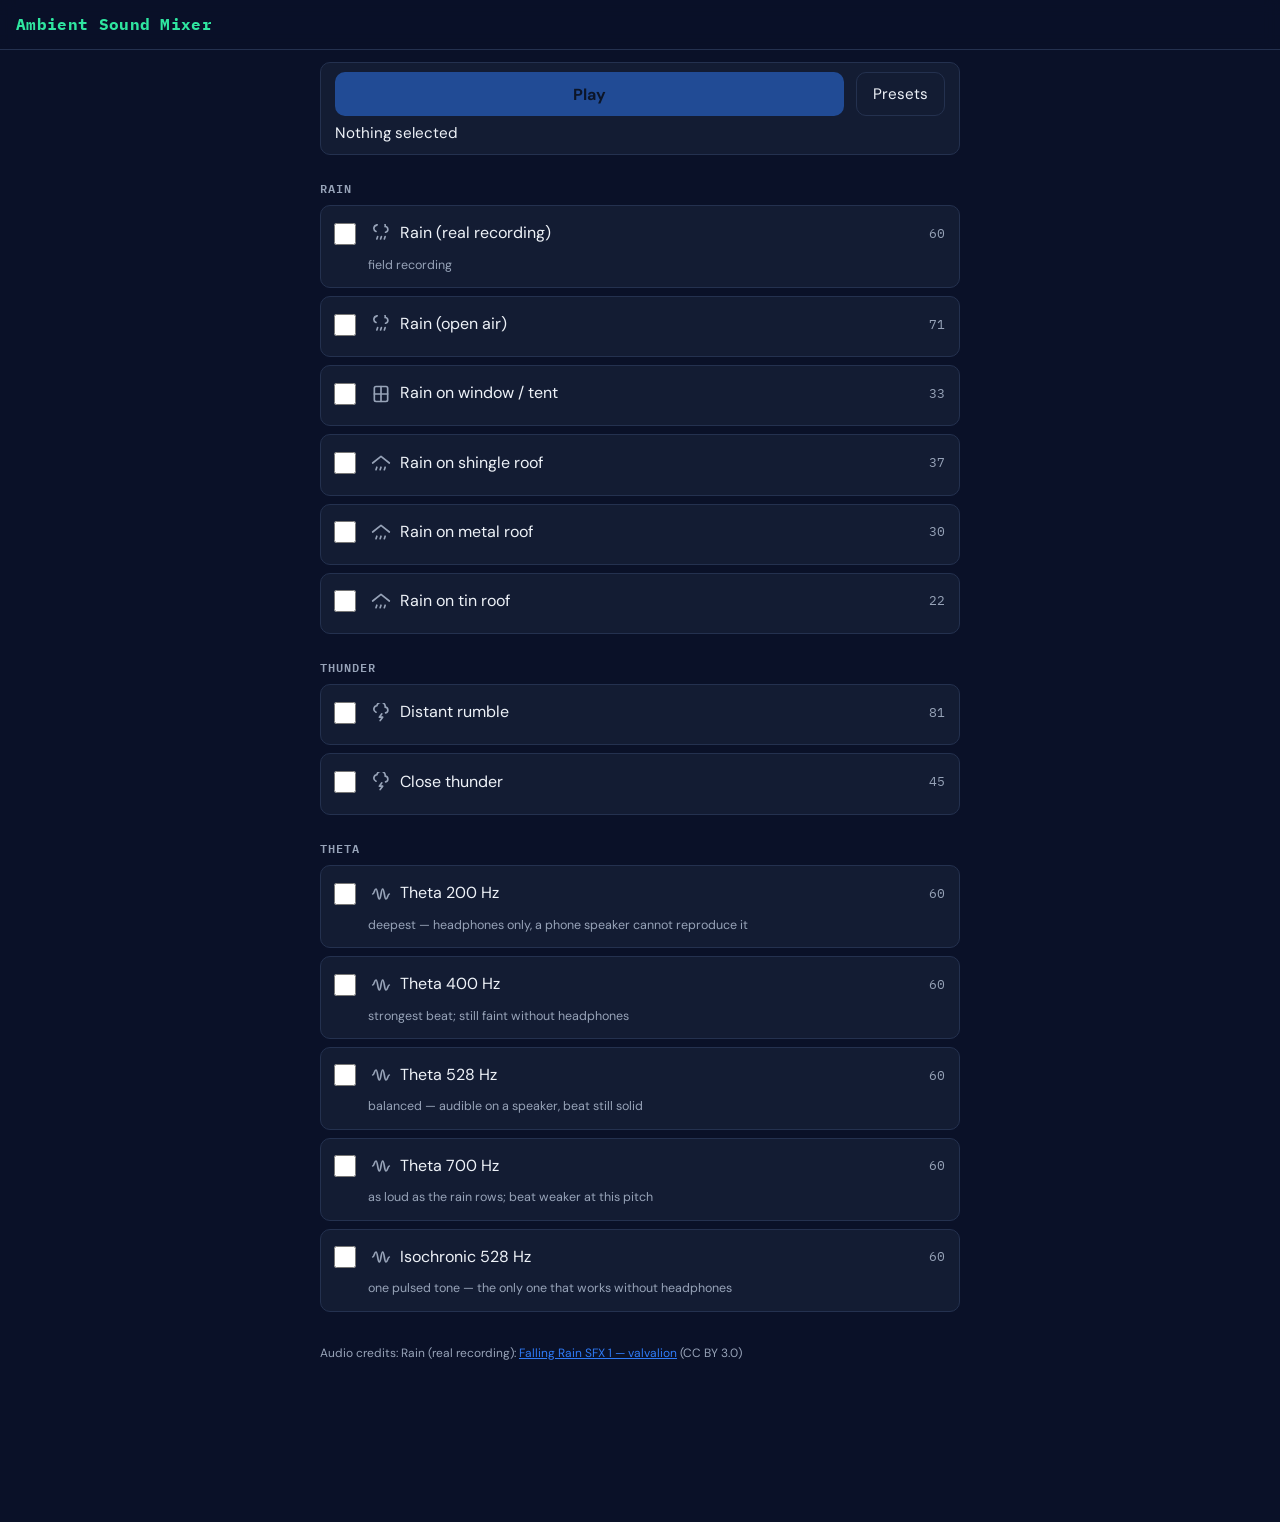
<file: index.html>
<!DOCTYPE html>
<html lang="en">
<head>
<meta charset="UTF-8">

<!-- viewport-fit=cover puts content under the notch and home indicator, which is
     why app.css must use the safe-area insets. Zoom is deliberately NOT disabled:
     a game can opt out, a text-bearing tool must not. -->
<meta name="viewport" content="width=device-width, initial-scale=1, viewport-fit=cover">
<meta name="description" content="Layered rain, thunder and theta-wave mixer for sleep.">
<meta name="theme-color" content="#2f7bf7">

<!-- iOS ignores the manifest's icons array entirely for the home-screen icon. -->
<meta name="apple-mobile-web-app-capable" content="yes">
<meta name="mobile-web-app-capable" content="yes">
<meta name="apple-mobile-web-app-status-bar-style" content="black-translucent">
<meta name="apple-mobile-web-app-title" content="Sounds">
<link rel="apple-touch-icon" href="./icons/apple-touch-icon.png">

<link rel="icon" href="./icons/favicon.ico" sizes="any">
<link rel="manifest" href="./manifest.webmanifest">
<link rel="stylesheet" href="./styles/tokens.css">
<link rel="stylesheet" href="./styles/app.css">

<title>Ambient Sound Mixer</title>

<!-- Must run before any module. `beforeinstallprompt` can fire before a deferred
     module executes and it does NOT replay, so a listener registered only inside
     install-prompt.js misses it and the custom Install button never appears. -->
<script>
window.addEventListener('beforeinstallprompt', (e) => {
  e.preventDefault();
  window.__deferredPrompt = e;
});
</script>
</head>
<body>

<header class="app-bar">
  <h1 class="app-title">Ambient Sound Mixer</h1>
  <button id="install-button" class="btn btn-ghost" hidden>Install</button>
</header>

<!-- Row icons as an inline sprite: five glyphs that would otherwise be five
     requests and five more precache entries. `currentColor` lets them pick up
     the playing/idle colour from the row. -->
<svg class="sprite" aria-hidden="true" focusable="false" xmlns="http://www.w3.org/2000/svg">
  <symbol id="ic-rain" viewBox="0 0 24 24" fill="none" stroke="currentColor"
          stroke-width="2" stroke-linecap="round">
    <path d="M6 9a4 4 0 0 1 1-7.7A5 5 0 0 1 17 3a3.5 3.5 0 0 1 .5 6.9"/>
    <path d="M8 15l-1 3M12.5 15l-1 3M17 15l-1 3"/>
  </symbol>
  <symbol id="ic-roof" viewBox="0 0 24 24" fill="none" stroke="currentColor"
          stroke-width="2" stroke-linecap="round" stroke-linejoin="round">
    <path d="M2 12L12 4l10 8"/>
    <path d="M7 17l-1 3M12 17l-1 3M17 17l-1 3"/>
  </symbol>
  <symbol id="ic-window" viewBox="0 0 24 24" fill="none" stroke="currentColor"
          stroke-width="2" stroke-linecap="round" stroke-linejoin="round">
    <rect x="4" y="3" width="16" height="18" rx="2"/>
    <path d="M12 3v18M4 12h16"/>
  </symbol>
  <symbol id="ic-thunder" viewBox="0 0 24 24" fill="none" stroke="currentColor"
          stroke-width="2" stroke-linecap="round" stroke-linejoin="round">
    <path d="M6 11a4 4 0 0 1 1-7.7A5 5 0 0 1 17 5a3.5 3.5 0 0 1 .5 6.9"/>
    <path d="M13 13l-3 4h4l-3 4"/>
  </symbol>
  <symbol id="ic-wave" viewBox="0 0 24 24" fill="none" stroke="currentColor"
          stroke-width="2" stroke-linecap="round">
    <path d="M2 12c2 0 2-6 4-6s2 12 4 12 2-12 4-12 2 12 4 12 2-6 4-6"/>
  </symbol>
</svg>

<div class="wrap transport-wrap">
  <div class="transport">
    <button id="master-toggle" class="btn btn-master" type="button" aria-pressed="false">
      <span id="master-label">Play</span>
    </button>
    <div class="transport-now">
      <span id="preset-name" class="preset-name">No mix</span>
      <span id="preset-state" class="preset-state"></span>
    </div>
    <button id="preset-toggle" class="btn btn-ghost" type="button"
            aria-expanded="false" aria-controls="preset-panel">Presets</button>
  </div>

  <div id="preset-panel" class="preset-panel" hidden>
    <ul id="preset-list" class="preset-list"></ul>
    <form id="preset-form" class="preset-form">
      <input id="preset-input" class="input" type="text" maxlength="40"
             placeholder="Name this mix" autocomplete="off" enterkeyhint="done">
      <button class="btn" type="submit">Save</button>
    </form>
    <p id="preset-hint" class="muted preset-hint">Saving with an existing name replaces it.</p>
  </div>
</div>

<main class="wrap mixer" id="mixer"></main>

<!-- All three of these are fixed to the bottom. Stacked rather than layered,
     because they were previously sitting exactly on top of one another.
     sw-update.js and install-prompt.js find their elements by id, so nesting
     them changes nothing for either. Resume is last — nearest the thumb, and
     it is the one being tapped in the dark. -->
<div class="stack-bottom">
  <!-- Update toast. Shown when a new service worker is waiting. -->
  <div id="update-toast" class="toast" role="status" hidden>
    <span class="toast-text">New version available.</span>
    <button id="update-reload" class="btn" type="button">Reload</button>
  </div>

  <!-- iOS install hint. Shown only on iOS, only when not already installed. -->
  <div id="ios-banner" class="banner" hidden>
    <p class="banner-text">Install this app: tap <strong>Share</strong>, then <strong>Add to Home Screen</strong>.</p>
    <button id="ios-dismiss" class="btn btn-ghost" type="button" aria-label="Dismiss">Dismiss</button>
  </div>

  <!-- Playback cannot start without a tap (autoplay policy), so a restored mix
       waits behind this instead of silently doing nothing. -->
  <div id="resume-banner" class="banner banner-resume" hidden>
    <p class="banner-text">Your last mix is ready — <span id="resume-count"></span>.</p>
    <button id="resume-button" class="btn" type="button">Resume mix</button>
  </div>
</div>

<script type="module" src="./src/app.js"></script>
</body>
</html>
</file>
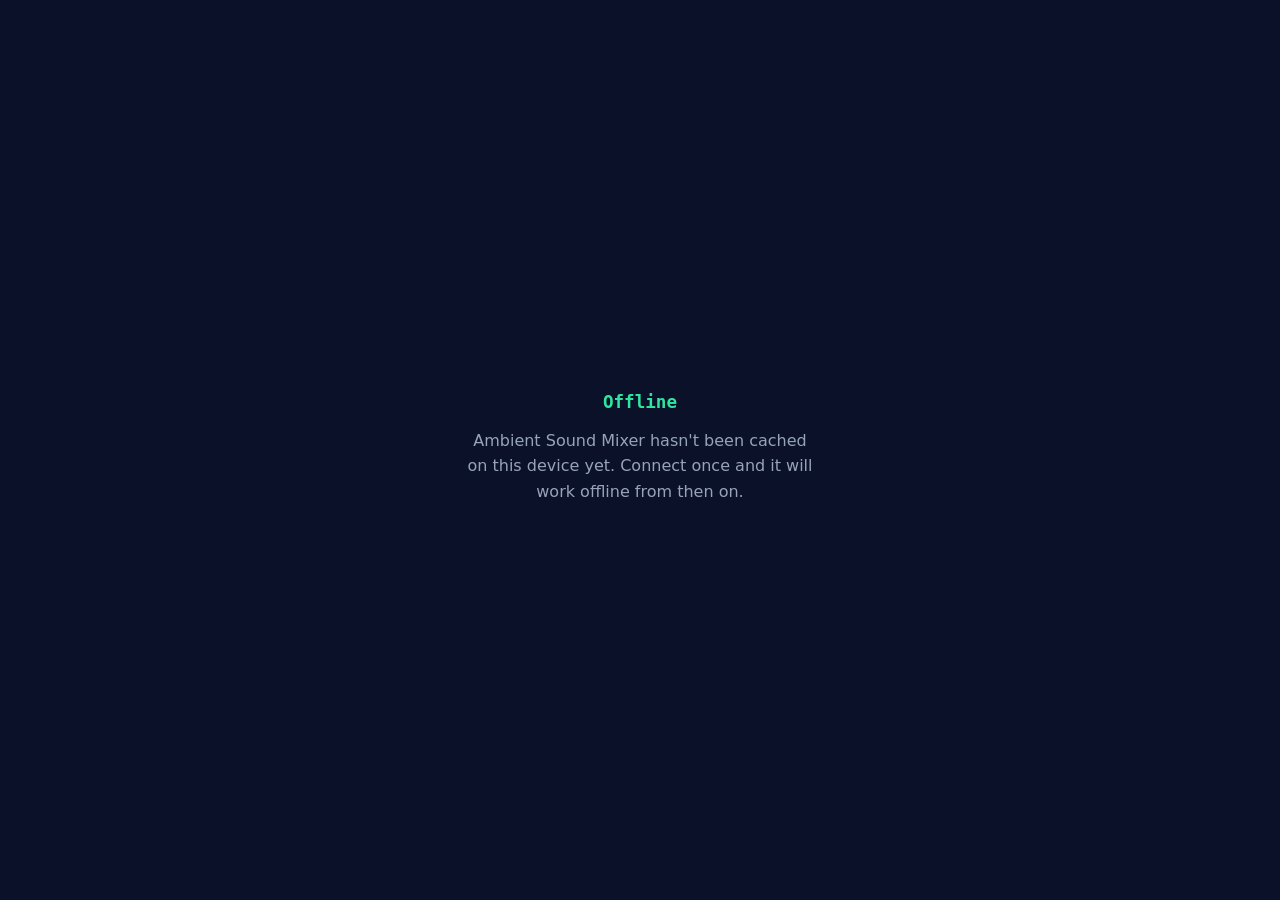
<file: offline.html>
<!DOCTYPE html>
<html lang="en">
<head>
<meta charset="UTF-8">
<meta name="viewport" content="width=device-width, initial-scale=1, viewport-fit=cover">
<meta name="theme-color" content="#2f7bf7">
<title>Ambient Sound Mixer — offline</title>
<link rel="stylesheet" href="./styles/tokens.css">
<style>
  body { display: grid; place-items: center; min-height: 100vh; margin: 0;
         font-family: var(--font-prose); background: var(--color-bg); color: var(--color-text); }
  main { max-width: 34ch; padding: 1.5rem; text-align: center; }
  h1 { font-family: var(--font-data); font-size: 1.1rem; color: var(--color-accent-green); }
  p { color: var(--color-text-dim); line-height: 1.6; }
</style>
</head>
<body>
<main>
  <h1>Offline</h1>
  <p>Ambient Sound Mixer hasn't been cached on this device yet. Connect once and it will work offline from then on.</p>
</main>
</body>
</html>
</file>
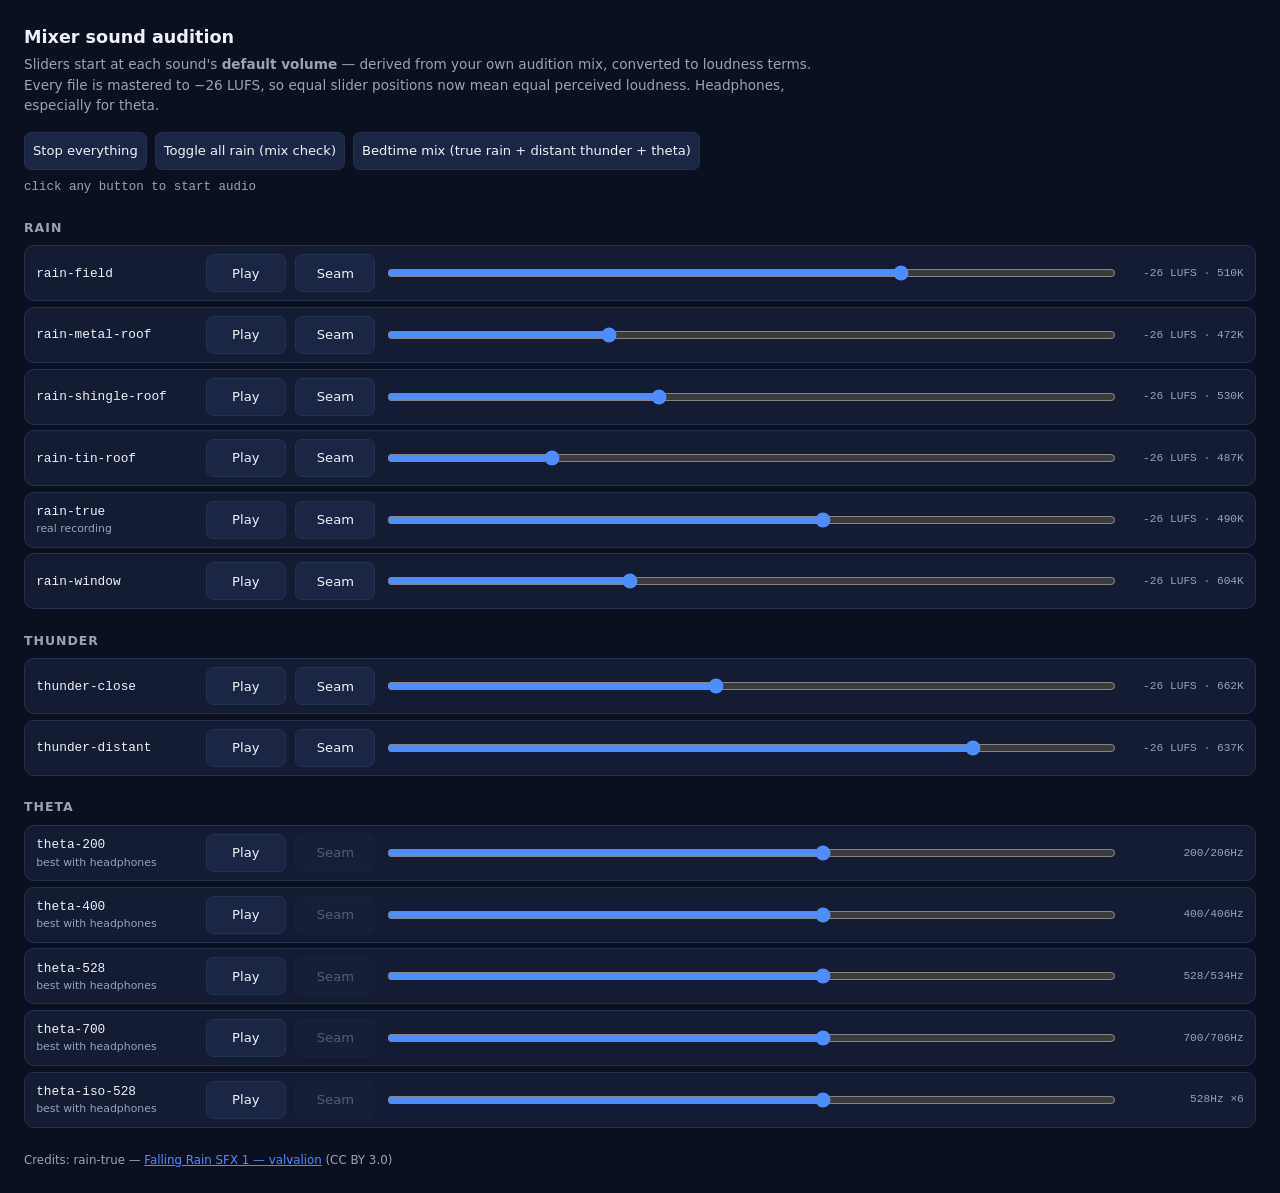
<file: scripts/audition.html>
<!doctype html>
<!-- audition.html — dev-only listening rig for the mixer's sounds.
     Lives in scripts/ because deploy.sh excludes that directory from the
     webroot; this must never ship. Serve the repo root and open
     http://localhost:8123/scripts/audition.html

     "Seam" is the button that matters for the file rows: it loops a 4-second
     window straddling the loop junction, so a click you would otherwise meet
     once every 24 seconds arrives every 4. If Seam and Loop sound the same,
     the file is good.

     Theta has no file and no seam. It is two oscillators, generated live,
     exactly as the app will do it. -->
<meta charset="utf-8">
<meta name="viewport" content="width=device-width, initial-scale=1">
<title>Audition — mixer sounds</title>
<style>
  :root {
    --bg: #0b1020; --surface: #131c33; --border: #24314f;
    --blue: #4d8dff; --green: #2fe6a0; --text: #eef2f8; --dim: #97a3b8;
    --mono: 'IBM Plex Mono', ui-monospace, monospace;
  }
  * { box-sizing: border-box; }
  body { margin: 0; padding: 1.5rem; background: var(--bg); color: var(--text);
         font: 15px/1.5 system-ui, sans-serif; }
  h1 { font-size: 1.1rem; margin: 0 0 .25rem; }
  h2 { font-size: .78rem; text-transform: uppercase; letter-spacing: .08em;
       color: var(--dim); margin: 1.4rem 0 .5rem; font-weight: 600; }
  p.note { color: var(--dim); font-size: .85rem; margin: 0 0 1rem; max-width: 50rem; }
  .row { display: grid; grid-template-columns: 10rem 5rem 5rem 1fr 7.5rem;
         gap: .6rem; align-items: center; padding: .5rem .7rem; margin-bottom: .35rem;
         background: var(--surface); border: 1px solid var(--border); border-radius: 10px; }
  .id { font-family: var(--mono); font-size: .8rem; }
  .id small { display: block; color: var(--dim); font-size: .68rem; font-family: system-ui, sans-serif; }
  button { font: inherit; font-size: .82rem; padding: .4rem .5rem; border-radius: 7px;
           border: 1px solid var(--border); background: #1b2645; color: var(--text);
           cursor: pointer; min-height: 38px; }
  button:hover:not(:disabled) { border-color: var(--blue); }
  button:disabled { opacity: .3; cursor: default; }
  button[aria-pressed="true"] { background: var(--blue); border-color: var(--blue);
                                color: #04122e; font-weight: 600; }
  button[aria-pressed="true"].seam { background: var(--green); border-color: var(--green); }
  input[type=range] { width: 100%; accent-color: var(--blue); }
  .meta { font-family: var(--mono); font-size: .7rem; color: var(--dim); text-align: right; }
  .bar { display: flex; gap: .5rem; margin: 1rem 0 .5rem; flex-wrap: wrap; }
  #status { font-family: var(--mono); font-size: .78rem; color: var(--dim); min-height: 1.4em; }
  #credits { color: var(--dim); font-size: .74rem; margin-top: 1.5rem; }
</style>

<h1>Mixer sound audition</h1>
<p class="note">
  Sliders start at each sound's <strong>default volume</strong> — derived from your
  own audition mix, converted to loudness terms. Every file is mastered to
  &minus;26&nbsp;LUFS, so equal slider positions now mean equal perceived
  loudness. Headphones, especially for theta.
</p>

<div class="bar">
  <button id="stopAll">Stop everything</button>
  <button id="allRain">Toggle all rain (mix check)</button>
  <button id="bedtime">Bedtime mix (true rain + distant thunder + theta)</button>
</div>
<div id="status">click any button to start audio</div>
<div id="rows"></div>
<div id="credits"></div>

<script type="module">
const AUDIO_BASE = '../assets/audio/';
const status = document.getElementById('status');
// Must mirror src/catalog.js — this rig is the A/B reference for the app, and a
// rig that has drifted is worse than no rig.
const THETA_BEAT = 6;
const THETA_VARIANTS = {
  'theta-200':     { mode: 'binaural',   carrier: 200, gain: 0.0562 },
  'theta-400':     { mode: 'binaural',   carrier: 400, gain: 0.0545 },
  'theta-528':     { mode: 'binaural',   carrier: 528, gain: 0.0539 },
  'theta-700':     { mode: 'binaural',   carrier: 700, gain: 0.0533 },
  'theta-iso-528': { mode: 'isochronic', carrier: 528, gain: 0.0884 },
};

let ctx = null;
const buffers = new Map();
const voices = new Map();

function audioCtx() {
  // Same lazy-on-gesture rule the real app has to follow.
  if (!ctx) ctx = new (window.AudioContext || window.webkitAudioContext)();
  if (ctx.state === 'suspended') ctx.resume();
  return ctx;
}

async function buffer(id, entry) {
  if (buffers.has(id)) return buffers.get(id);
  status.textContent = `decoding ${id}…`;
  const bytes = await (await fetch(AUDIO_BASE + entry.file)).arrayBuffer();
  const buf = await audioCtx().decodeAudioData(bytes);
  buffers.set(id, buf);
  status.textContent = `decoded ${id} — ${buf.duration.toFixed(2)}s @ ${buf.sampleRate}Hz`;
  return buf;
}

/* Built by hand rather than by seeking, so the junction comes round every 4s:
   the last 2s of the loop region followed by the first 2s. Looping that
   reproduces exactly the transition the app will make. */
function seamBuffer(buf, entry) {
  const sr = buf.sampleRate, half = Math.floor(2 * sr);
  const a = Math.floor(entry.loopStart * sr), b = Math.floor(entry.loopEnd * sr);
  const out = audioCtx().createBuffer(buf.numberOfChannels, half * 2, sr);
  for (let c = 0; c < buf.numberOfChannels; c++) {
    const src = buf.getChannelData(c), dst = out.getChannelData(c);
    dst.set(src.subarray(b - half, b), 0);
    dst.set(src.subarray(a, a + half), half);
  }
  return out;
}

function stop(id) {
  const v = voices.get(id);
  if (!v) return;
  const now = audioCtx().currentTime;
  v.gain.gain.cancelScheduledValues(now);
  v.gain.gain.setValueAtTime(v.gain.gain.value, now);
  v.gain.gain.linearRampToValueAtTime(0.0001, now + 0.3);
  v.stop(now + 0.35);
  voices.delete(id);
}

/* Theta: no file, no seam, nothing to decode. Two oscillators hard-panned by a
   ChannelMerger so each tone reaches one ear only — that separation is the
   whole mechanism, and it is also why this must not be an MP3: joint-stereo
   coding folds the channels together and smears exactly what matters. */
function playTheta(entry, volume) {
  const c = audioCtx();
  // Source trim: a raw oscillator is ~25dB hotter than the mastered files, and
  // the values differ per carrier because K-weighting is frequency-dependent.
  const trim = c.createGain();
  trim.gain.value = entry.gain;
  const gain = c.createGain();
  gain.gain.value = volume;
  trim.connect(gain).connect(c.destination);

  const osc = [];
  if (entry.mode === 'isochronic') {
    // One tone, amplitude-modulated, same in both ears — survives the acoustic
    // mixing that destroys a binaural beat on a speaker.
    const carrier = c.createOscillator(); carrier.frequency.value = entry.carrier;
    const mod = c.createGain(); mod.gain.value = 0.5;
    const lfo = c.createOscillator(); lfo.frequency.value = THETA_BEAT;
    const depth = c.createGain(); depth.gain.value = 0.5;
    lfo.connect(depth).connect(mod.gain);
    carrier.connect(mod).connect(trim);
    osc.push(carrier, lfo);
  } else {
    const merger = c.createChannelMerger(2);
    [entry.carrier, entry.carrier + THETA_BEAT].forEach((hz, i) => {
      const o = c.createOscillator();
      o.frequency.value = hz;
      o.connect(merger, 0, i);
      osc.push(o);
    });
    merger.connect(trim);
  }
  osc.forEach(o => o.start());
  return { gain, stop: (t) => osc.forEach(o => o.stop(t)) };
}

async function play(id, entry, mode, volume) {
  stop(id);
  if (entry.generator) { voices.set(id, playTheta(entry, volume)); return; }

  const c = audioCtx();
  const buf = await buffer(id, entry);
  const src = c.createBufferSource();
  src.buffer = mode === 'seam' ? seamBuffer(buf, entry) : buf;
  src.loop = true;
  if (mode === 'loop') { src.loopStart = entry.loopStart; src.loopEnd = entry.loopEnd; }
  const gain = c.createGain();
  gain.gain.value = volume;
  src.connect(gain).connect(c.destination);
  src.start(0, mode === 'loop' ? entry.loopStart : 0);
  voices.set(id, { gain, stop: (t) => src.stop(t) });
}

const manifest = await (await fetch(AUDIO_BASE + 'manifest.json')).json();
const rowsEl = document.getElementById('rows');

const GROUPS = [
  ['Rain', id => id.startsWith('rain-')],
  ['Thunder', id => id.startsWith('thunder-')],
  ['Theta', id => id.startsWith('theta-')],
];
const catalog = { ...manifest };
for (const [id, v] of Object.entries(THETA_VARIANTS)) {
  catalog[id] = { generator: true, defaultVolume: 60, ...v };
}

for (const [title, match] of GROUPS) {
  const ids = Object.keys(catalog).filter(match).sort();
  if (!ids.length) continue;
  const h = document.createElement('h2');
  h.textContent = title;
  rowsEl.appendChild(h);

  for (const id of ids) {
    const entry = catalog[id];
    const gen = !!entry.generator;
    const el = document.createElement('div');
    el.className = 'row';
    el.dataset.id = id;
    el.innerHTML = `
      <span class="id">${id}${gen ? '<small>best with headphones</small>'
                                  : (entry.source === 'recording' ? '<small>real recording</small>' : '')}</span>
      <button class="loop" aria-pressed="false">Play</button>
      <button class="seam" aria-pressed="false" ${gen ? 'disabled' : ''}>Seam</button>
      <input type="range" min="0" max="100" value="${entry.defaultVolume ?? 60}">
      <span class="meta">${gen ? (entry.mode === 'isochronic'
                                  ? `${entry.carrier}Hz \u00d7${THETA_BEAT}`
                                  : `${entry.carrier}/${entry.carrier + THETA_BEAT}Hz`)
                                : `${entry.lufs} LUFS · ${(entry.bytes / 1024).toFixed(0)}K`}</span>`;
    rowsEl.appendChild(el);

    const vol = el.querySelector('input');
    const btns = { loop: el.querySelector('.loop'), seam: el.querySelector('.seam') };
    for (const [mode, btn] of Object.entries(btns)) {
      btn.addEventListener('click', async () => {
        const on = btn.getAttribute('aria-pressed') === 'true';
        Object.values(btns).forEach(b => b.setAttribute('aria-pressed', 'false'));
        if (on) { stop(id); return; }
        btn.setAttribute('aria-pressed', 'true');
        await play(id, entry, mode, vol.value / 100);
      });
    }
    // Live gain, no restart — the behaviour the real slider needs.
    vol.addEventListener('input', () => {
      const v = voices.get(id);
      if (v) v.gain.gain.setTargetAtTime(vol.value / 100, audioCtx().currentTime, 0.02);
    });
  }
}

function rowFor(id) { return rowsEl.querySelector(`[data-id="${id}"]`); }

async function setPlaying(ids) {
  [...voices.keys()].forEach(stop);
  rowsEl.querySelectorAll('[aria-pressed]').forEach(b => b.setAttribute('aria-pressed', 'false'));
  for (const id of ids) {
    const row = rowFor(id);
    row.querySelector('.loop').setAttribute('aria-pressed', 'true');
    await play(id, catalog[id], 'loop', row.querySelector('input').value / 100);
  }
}

document.getElementById('stopAll').addEventListener('click', async () => {
  await setPlaying([]);
  status.textContent = 'stopped';
});

document.getElementById('allRain').addEventListener('click', async () => {
  const ids = Object.keys(catalog).filter(i => i.startsWith('rain-')).sort();
  const anyOn = ids.some(i => voices.has(i));
  await setPlaying(anyOn ? [] : ids);
  status.textContent = anyOn ? 'stopped' : 'all rain playing — listen for clipping on the sum';
});

document.getElementById('bedtime').addEventListener('click', async () => {
  await setPlaying(['rain-true', 'thunder-distant', 'theta-528']);
  status.textContent = 'bedtime mix';
});

// CC BY requires the credit to travel with the audio, so it lives in the
// manifest and gets rendered — not in a README that deploy.sh strips.
const credited = Object.entries(manifest).filter(([, e]) => e.credit);
document.getElementById('credits').innerHTML = credited.length
  ? 'Credits: ' + credited.map(([id, e]) =>
      `${id} — <a href="${e.sourceUrl}" style="color:var(--blue)">${e.credit}</a> (${e.license})`).join(' · ')
  : '';
</script>
</file>
<file: styles/tokens.css>
/* Theme tokens. Override values here per app; never rewrite selectors in app.css. */

:root {
  --color-bg: #0a1128;
  --color-surface: #131c33;
  --color-border: #24314f;
  --color-accent-blue: #2f7bf7;
  --color-accent-green: #2fe6a0;
  --color-text: #eef2f8;
  --color-text-dim: #97a3b8;
  --color-danger: #ff5470;

  --font-data: 'IBM Plex Mono', ui-monospace, monospace;
  --font-prose: 'DM Sans', system-ui, sans-serif;

  --safe-top: env(safe-area-inset-top);
  --safe-bottom: env(safe-area-inset-bottom);
  --safe-left: env(safe-area-inset-left);
  --safe-right: env(safe-area-inset-right);

  --radius: 10px;
  --tap: 44px;              /* minimum touch target */
  --gap: 0.75rem;
}
</file>
<file: styles/app.css>
/* Self-hosted, not a CDN: a cross-origin font request is returned early by the
   service worker (sw.js leaves cross-origin to the browser), so an offline
   launch would silently fall back to system fonts. */
@font-face {
  font-family: 'DM Sans'; font-style: normal; font-weight: 400; font-display: swap;
  src: url('./fonts/dm-sans-400.woff2') format('woff2');
}
@font-face {
  font-family: 'DM Sans'; font-style: normal; font-weight: 700; font-display: swap;
  src: url('./fonts/dm-sans-700.woff2') format('woff2');
}
@font-face {
  font-family: 'IBM Plex Mono'; font-style: normal; font-weight: 400; font-display: swap;
  src: url('./fonts/plex-mono-400.woff2') format('woff2');
}
@font-face {
  font-family: 'IBM Plex Mono'; font-style: normal; font-weight: 600; font-display: swap;
  src: url('./fonts/plex-mono-600.woff2') format('woff2');
}
@font-face {
  font-family: 'IBM Plex Mono'; font-style: normal; font-weight: 700; font-display: swap;
  src: url('./fonts/plex-mono-700.woff2') format('woff2');
}

*, *::before, *::after { box-sizing: border-box; }

/* viewport-fit=cover + black-translucent means content sits under the notch and
   home indicator. Without these insets the top of the UI is unreachable. */
body {
  margin: 0;
  padding-top: var(--safe-top);
  padding-bottom: var(--safe-bottom);
  padding-left: var(--safe-left);
  padding-right: var(--safe-right);
  min-height: 100vh;
  background: var(--color-bg);
  color: var(--color-text);
  font-family: var(--font-prose);
  line-height: 1.55;
  -webkit-text-size-adjust: 100%;
}

.wrap { max-width: 42rem; margin: 0 auto; padding: var(--gap) 1rem 4rem; }

/* ── app bar ─────────────────────────────────────────────────────────── */
.app-bar {
  position: sticky; top: 0; z-index: 10;
  display: flex; align-items: center; gap: var(--gap);
  padding: var(--gap) 1rem;
  padding-top: calc(var(--gap) + var(--safe-top));
  margin-top: calc(-1 * var(--safe-top));
  background: color-mix(in srgb, var(--color-bg) 88%, transparent);
  backdrop-filter: blur(8px);
  border-bottom: 1px solid var(--color-border);
}
.app-title {
  margin: 0; flex: 1;
  font-family: var(--font-data); font-size: 1rem; font-weight: 700;
  letter-spacing: 0.02em; color: var(--color-accent-green);
}

/* ── controls ────────────────────────────────────────────────────────── */
.btn {
  min-height: var(--tap); min-width: var(--tap);
  padding: 0 1rem;
  border: 1px solid transparent; border-radius: var(--radius);
  background: var(--color-accent-blue); color: #06101f;
  font-family: var(--font-prose); font-size: 0.95rem; font-weight: 700;
  cursor: pointer;
}
.btn:hover { filter: brightness(1.08); }
.btn:disabled { opacity: 0.5; cursor: default; }
.btn-ghost {
  background: transparent; color: var(--color-text);
  border-color: var(--color-border); font-weight: 400;
}
.btn-ghost:hover { background: var(--color-surface); }
:where(button, input, a):focus-visible {
  outline: 2px solid var(--color-accent-green); outline-offset: 2px;
}

.input {
  flex: 1; min-height: var(--tap); padding: 0 0.85rem;
  border: 1px solid var(--color-border); border-radius: var(--radius);
  background: var(--color-surface); color: var(--color-text);
  font-family: var(--font-prose);
  font-size: 16px;   /* below 16px, iOS Safari zooms the page on focus */
}
.input::placeholder { color: var(--color-text-dim); }

.row { display: flex; gap: var(--gap); align-items: center; margin: var(--gap) 0; }
.row-end { justify-content: flex-end; }
.muted { color: var(--color-text-dim); font-size: 0.9rem; }

/* ── demo: notes list ────────────────────────────────────────────────── */
.notes { list-style: none; margin: var(--gap) 0; padding: 0; }
.note {
  display: flex; align-items: center; gap: var(--gap);
  padding: 0.6rem 0.85rem; margin-bottom: 0.5rem;
  background: var(--color-surface);
  border: 1px solid var(--color-border); border-radius: var(--radius);
}
.note-text { flex: 1; overflow-wrap: anywhere; }
.note-delete { padding: 0; font-size: 1.3rem; line-height: 1; color: var(--color-danger); }

/* ── banner + toast ──────────────────────────────────────────────────── */
.banner, .toast {
  position: fixed; left: 1rem; right: 1rem; z-index: 20;
  bottom: calc(1rem + var(--safe-bottom));
  display: flex; align-items: center; gap: var(--gap);
  padding: 0.75rem 1rem;
  background: var(--color-surface);
  border: 1px solid var(--color-border); border-radius: var(--radius);
  box-shadow: 0 8px 28px rgb(0 0 0 / 45%);
}
.banner[hidden], .toast[hidden] { display: none; }
.banner-text, .toast-text { flex: 1; margin: 0; font-size: 0.92rem; }
.toast { border-color: var(--color-accent-green); }

@media (min-width: 34rem) {
  .banner, .toast { left: auto; right: 1rem; max-width: 26rem; }
}

/* ── mixer ───────────────────────────────────────────────────────────── */
.sprite { display: none; }

/* Room for the fixed stack, which can be three banners deep. */
.mixer { padding-bottom: 10rem; }

.mix-section { margin: 1.5rem 0 var(--gap); }
.mix-section:first-child { margin-top: var(--gap); }
.section-title {
  margin: 0 0 0.5rem;
  font-family: var(--font-data); font-size: 0.74rem; font-weight: 600;
  text-transform: uppercase; letter-spacing: 0.08em;
  color: var(--color-text-dim);
}
.srow-list { list-style: none; margin: 0; padding: 0; }

.srow {
  padding: 0.35rem 0.85rem 0.6rem; margin-bottom: 0.5rem;
  background: var(--color-surface);
  border: 1px solid var(--color-border); border-radius: var(--radius);
}
.srow-head { display: flex; align-items: center; gap: 0.2rem; }
/* The checkbox draws at 22px but must be HIT at 44. Splitting the header into
   two controls cost the old whole-row label, and a bare 22px checkbox is a
   miserable target in the dark. The negative margin keeps the visual alignment
   where it was. */
.srow-switch {
  display: flex; align-items: center; justify-content: center;
  width: var(--tap); height: var(--tap); flex: none;
  margin-left: -0.7rem; cursor: pointer;
}
.srow-check {
  width: 22px; height: 22px; margin: 0;
  accent-color: var(--color-accent-green);
  cursor: pointer;
}
/* The row body is a button, not part of the checkbox's label: tapping it picks
   this row as the one showing its volume, without toggling playback. */
.srow-focus {
  flex: 1; display: flex; align-items: center; gap: 0.6rem;
  min-height: var(--tap); padding: 0; min-width: 0;
  background: transparent; border: 0; color: inherit;
  font: inherit; text-align: left; cursor: pointer;
}
.srow-focus:disabled { cursor: default; }
.srow-icon { width: 20px; height: 20px; flex: none; color: var(--color-text-dim); }
.srow-label { flex: 1; }
.srow-value {
  font-family: var(--font-data); font-size: 0.8rem;
  color: var(--color-text-dim); font-variant-numeric: tabular-nums;
}
.srow-caption { margin: 0 0 0.15rem 2.1rem; font-size: 0.78rem; color: var(--color-text-dim); }
.srow-note { margin: 0.35rem 0 0; font-size: 0.8rem; color: var(--color-danger); }
.srow-note[hidden] { display: none; }

.srow--playing { border-color: var(--color-accent-green); }
.srow--playing .srow-icon { color: var(--color-accent-green); }
.srow--pending { border-style: dashed; border-color: var(--color-accent-blue); }
.srow--busy .srow-icon { opacity: 0.4; }
.srow--missing { border-color: var(--color-danger); }
.srow--missing .srow-head, .srow--missing .srow-vol { opacity: 0.45; }

/* Exactly ONE slider is on screen at a time — the row last selected — and none
   at all after touching Play/Stop or Presets. Anything looser leaves draggable
   surface that a scrolling thumb finds on its way down the page, silently
   changing the volume of something already playing.

   display:none rather than visibility/opacity so it leaves the layout entirely,
   and the input is also `disabled` from JS so it cannot be reached by tab. */
.srow:not(.srow--open) .srow-vol { display: none; }
.srow--open { padding-bottom: 0.6rem; }
/* The selected row is visibly the one being adjusted. */
.srow--open .srow-label { color: var(--color-accent-blue); }

/* Range input. WebKit and Moz pseudo-elements CANNOT share a selector list —
   one unrecognised pseudo invalidates the whole rule — so these stay split. */
.srow-vol {
  -webkit-appearance: none; appearance: none;
  display: block; width: 100%; height: var(--tap);   /* full 44px hit area */
  margin: 0; padding: 0; background: transparent; cursor: pointer;
  /* Without this the page steals the horizontal drag and the slider only moves
     on the second try. Verify on the actual phone, not the desktop. */
  touch-action: pan-y;
}
.srow-vol:disabled { cursor: default; }

/* WebKit has no ::-webkit-slider-progress, so the filled portion is a gradient
   driven from JS via --fill. Custom properties inherit into pseudo-elements. */
.srow-vol::-webkit-slider-runnable-track {
  height: 6px; border-radius: 3px;
  background: linear-gradient(to right,
    var(--color-accent-blue) var(--fill, 60%), var(--color-border) var(--fill, 60%));
}
.srow-vol::-webkit-slider-thumb {
  -webkit-appearance: none; appearance: none;
  width: 24px; height: 24px; border-radius: 50%;
  background: var(--color-accent-blue); border: 2px solid var(--color-bg);
  margin-top: -9px;                       /* (6 - 24) / 2 — centre on the track */
}
.srow-vol::-moz-range-track { height: 6px; border-radius: 3px; background: var(--color-border); }
.srow-vol::-moz-range-progress { height: 6px; border-radius: 3px; background: var(--color-accent-blue); }
.srow-vol::-moz-range-thumb {
  width: 24px; height: 24px; border: 2px solid var(--color-bg); border-radius: 50%;
  background: var(--color-accent-blue);
}

/* ── bottom stack ────────────────────────────────────────────────────── */
.stack-bottom {
  position: fixed; z-index: 20;
  left: 1rem; right: 1rem; bottom: calc(1rem + var(--safe-bottom));
  display: flex; flex-direction: column; gap: 0.5rem;
}
/* The children keep .banner/.toast for their look but are laid out by the
   stack, not by their own fixed positioning. */
.stack-bottom > .banner, .stack-bottom > .toast {
  position: static; left: auto; right: auto; bottom: auto; max-width: none;
}
.banner-resume { border-color: var(--color-accent-blue); }

@media (min-width: 34rem) {
  .stack-bottom { left: auto; right: 1rem; width: min(26rem, calc(100vw - 2rem)); }
}

/* ── transport + presets ─────────────────────────────────────────────── */
.transport-wrap { padding-bottom: 0; }
.transport {
  display: flex; align-items: center; flex-wrap: wrap; gap: 0.5rem var(--gap);
  padding: 0.6rem 0.85rem;
  background: var(--color-surface);
  border: 1px solid var(--color-border); border-radius: var(--radius);
}
/* Deliberately the largest target on the page: it is the one control reached
   for in the dark, half asleep, so it takes all the width the row has left. */
.btn-master { flex: 1; font-size: 1rem; }
.btn-master[aria-pressed="true"] {
  background: var(--color-accent-green);
}
/* Its own full-width line rather than squeezed between the two buttons, which
   left it 99px on a 375px phone — not enough to read a mix name at a glance,
   and reading it is the entire reason presets are named. */
.transport-now {
  order: 3; flex-basis: 100%; min-width: 0; line-height: 1.3;
}
.preset-name {
  display: block; font-size: 0.95rem;
  overflow: hidden; text-overflow: ellipsis; white-space: nowrap;
}
.preset-state {
  display: block; font-family: var(--font-data);
  font-size: 0.72rem; color: var(--color-text-dim);
}

.preset-panel {
  margin-top: 0.5rem; padding: 0.6rem 0.85rem 0.8rem;
  background: var(--color-surface);
  border: 1px solid var(--color-border); border-radius: var(--radius);
}
.preset-panel[hidden] { display: none; }
.preset-list { list-style: none; margin: 0 0 0.6rem; padding: 0; }
.preset-list:empty { display: none; }
.preset-item { display: flex; align-items: center; gap: 0.4rem; margin-bottom: 0.35rem; }
.preset-load {
  flex: 1; min-height: var(--tap); padding: 0 0.85rem;
  text-align: left; border-radius: var(--radius);
  border: 1px solid var(--color-border); background: transparent;
  color: var(--color-text); font-family: var(--font-prose); font-size: 0.95rem;
  cursor: pointer;
}
.preset-load:hover { background: var(--color-bg); }
.preset-load[aria-current="true"] { border-color: var(--color-accent-green); }
.preset-count { color: var(--color-text-dim); font-size: 0.8rem; margin-left: 0.4rem; }
.preset-delete {
  min-height: var(--tap); min-width: var(--tap);
  border: 1px solid var(--color-border); border-radius: var(--radius);
  background: transparent; color: var(--color-danger);
  font-size: 1.2rem; line-height: 1; cursor: pointer;
}
.preset-delete[aria-pressed="true"] {
  background: var(--color-danger); color: #150409; border-color: var(--color-danger);
}
.preset-form { display: flex; gap: 0.5rem; }
.preset-hint { margin: 0.5rem 0 0; font-size: 0.78rem; }

/* ── credits ─────────────────────────────────────────────────────────── */
.credit-line {
  margin: 2rem 0 0; font-size: 0.75rem; line-height: 1.5;
  color: var(--color-text-dim);
}
.credit-line a { color: var(--color-accent-blue); }

.notice {
  margin: var(--gap) 0; padding: 0.6rem 0.85rem;
  background: var(--color-surface);
  border: 1px solid var(--color-danger); border-radius: var(--radius);
  font-size: 0.85rem;
}
</file>
